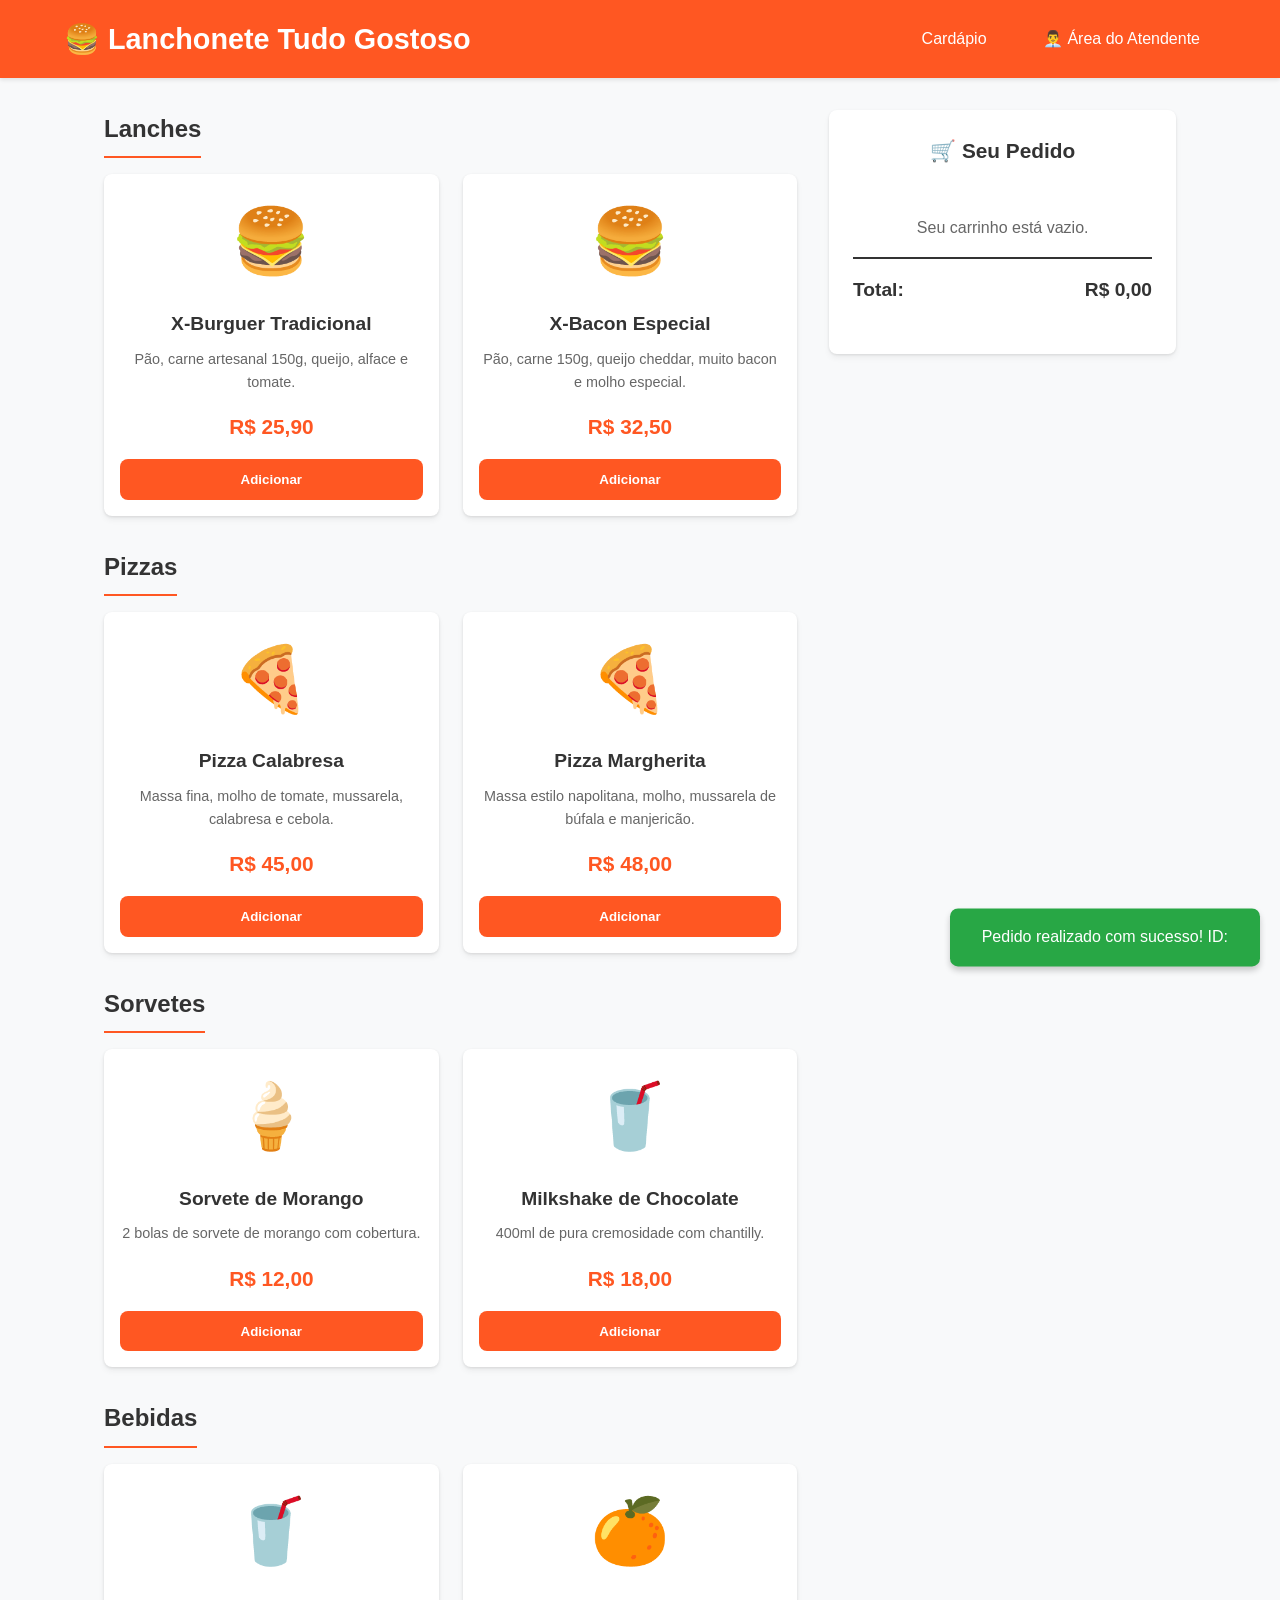
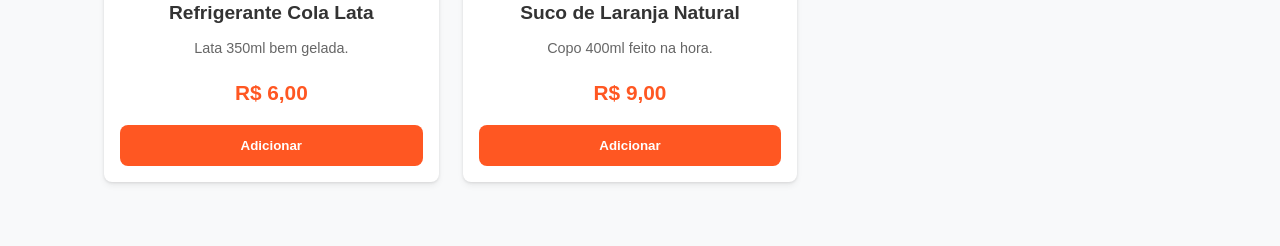
<file: index.html>
<!DOCTYPE html>
<html lang="pt-BR">
<head>
    <meta charset="UTF-8">
    <meta name="viewport" content="width=device-width, initial-scale=1.0">
    <title>Lanchonete Delivery</title>
    <link rel="stylesheet" href="style.css">
</head>
<body>
    <header>
        <h1>🍔 Lanchonete Tudo Gostoso</h1>
        <nav class="nav-links">
            <a href="index.html">Cardápio</a>
            <a href="admin.html">👨‍💼 Área do Atendente</a>
        </nav>
    </header>

    <main>
        <div class="client-layout">
            <!-- Área do Cardápio -->
            <section id="menu-section">
                <!-- As categorias e produtos serão gerados dinamicamente via JS -->
            </section>

            <!-- Área do Carrinho e Checkout -->
            <aside class="cart-section">
                <h2 class="cart-title">🛒 Seu Pedido</h2>
                
                <div id="cart-items" class="cart-items">
                    <p class="text-center" style="color: var(--text-light); margin-top: 2rem;">Seu carrinho está vazio.</p>
                </div>

                <div class="cart-total">
                    <span>Total:</span>
                    <span id="cart-total-price">R$ 0,00</span>
                </div>

                <div id="checkout-form-container" class="hidden">
                    <h3 style="margin-bottom: 15px; border-top: 1px solid #ccc; padding-top: 15px;">Dados de Entrega</h3>
                    <form id="checkout-form" class="checkout-form">
                        <div class="form-group">
                            <label for="cliente-nome">Nome Completo</label>
                            <input type="text" id="cliente-nome" required placeholder="Ex: João da Silva">
                        </div>
                        <div class="form-group">
                            <label for="cliente-telefone">Telefone</label>
                            <input type="tel" id="cliente-telefone" required placeholder="(00) 00000-0000">
                        </div>
                        <div class="form-group">
                            <label for="cliente-endereco">Endereço Completo</label>
                            <input type="text" id="cliente-endereco" required placeholder="Rua, Número, Bairro">
                        </div>
                        <button type="submit" class="btn" id="btn-finalizar">Finalizar Pedido</button>
                    </form>
                </div>
            </aside>
        </div>
    </main>

    <!-- Modal de Sucesso / Mensagem -->
    <div id="toast">Pedido realizado com sucesso! ID: <strong id="toast-id"></strong></div>

    <script src="app.js"></script>
</body>
</html>
</file>
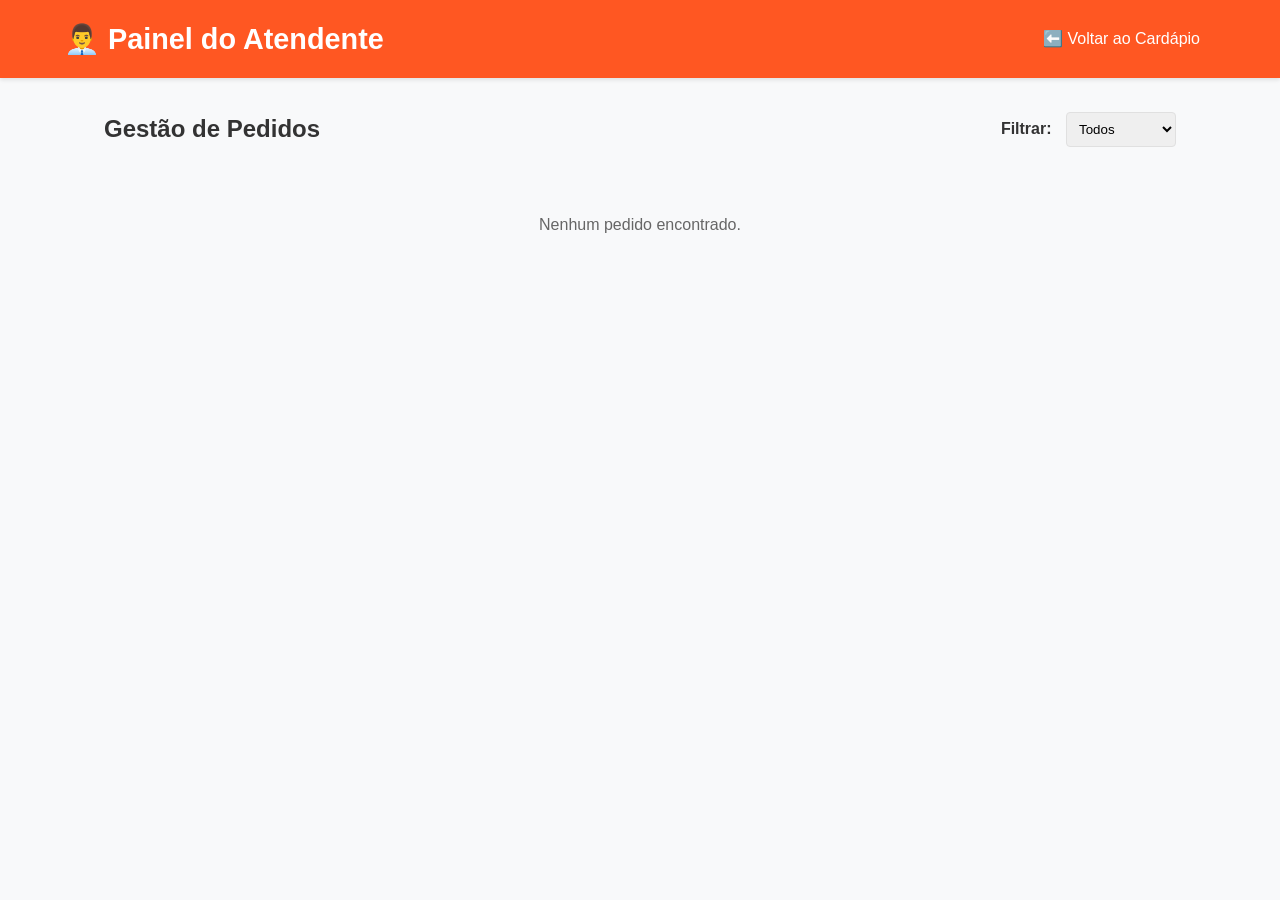
<file: admin.html>
<!DOCTYPE html>
<html lang="pt-BR">
<head>
    <meta charset="UTF-8">
    <meta name="viewport" content="width=device-width, initial-scale=1.0">
    <title>Painel do Atendente - Lanchonete</title>
    <link rel="stylesheet" href="style.css">
</head>
<body>
    <header>
        <h1>👨‍💼 Painel do Atendente</h1>
        <nav class="nav-links">
            <a href="index.html">⬅️ Voltar ao Cardápio</a>
        </nav>
    </header>

    <main>
        <div style="display: flex; justify-content: space-between; align-items: center; margin-bottom: 2rem;">
            <h2>Gestão de Pedidos</h2>
            <div>
                <label for="status-filter" style="font-weight: bold; margin-right: 10px;">Filtrar:</label>
                <select id="status-filter" style="padding: 0.5rem; border-radius: 4px; border: 1px solid var(--border-color);">
                    <option value="todos">Todos</option>
                    <option value="pendente">Pendentes</option>
                    <option value="preparo">Em Preparo</option>
                    <option value="entregue">Entregues</option>
                    <option value="cancelado">Cancelados</option>
                </select>
            </div>
        </div>

        <section id="orders-container" class="admin-section">
            <p class="text-center">Carregando pedidos...</p>
            <!-- Os pedidos serão renderizados aqui pelo JS -->
        </section>
    </main>

    <script src="admin.js"></script>
</body>
</html>
</file>
<file: style.css>
:root {
  --primary-color: #ff5722; /* Laranja vibrante */
  --primary-hover: #e64a19;
  --bg-color: #f8f9fa; /* Fundo claro e limpo */
  --card-bg: #ffffff;
  --text-dark: #333333;
  --text-light: #666666;
  --border-color: #e0e0e0;
  
  /* Status Colors */
  --status-pending: #ffc107;
  --status-preparing: #17a2b8;
  --status-delivered: #28a745;
  --status-canceled: #dc3545;

  --border-radius: 8px;
  --box-shadow: 0 4px 6px rgba(0,0,0,0.05), 0 1px 3px rgba(0,0,0,0.1);
  --transition: all 0.3s ease;
}

* {
  margin: 0;
  padding: 0;
  box-sizing: border-box;
}

body {
  font-family: 'Segoe UI', Tahoma, Geneva, Verdana, sans-serif;
  background-color: var(--bg-color);
  color: var(--text-dark);
  line-height: 1.6;
}

/* Header */
header {
  background-color: var(--primary-color);
  color: white;
  padding: 1rem 5%;
  display: flex;
  justify-content: space-between;
  align-items: center;
  box-shadow: 0 2px 4px rgba(0,0,0,0.1);
}

header h1 {
  font-size: 1.8rem;
  font-weight: bold;
}

.nav-links a {
  color: white;
  text-decoration: none;
  font-weight: 500;
  margin-left: 20px;
  padding: 0.5rem 1rem;
  border-radius: var(--border-radius);
  transition: var(--transition);
}

.nav-links a:hover {
  background-color: rgba(255,255,255,0.2);
}

/* Main Container */
main {
  padding: 2rem 5%;
  max-width: 1200px;
  margin: 0 auto;
}

/* Layout Cliente: Grid (Menu | Carrinho) */
.client-layout {
  display: grid;
  grid-template-columns: 2fr 1fr;
  gap: 2rem;
}

/* Categorias e Produtos */
.category-section {
  margin-bottom: 2rem;
}

.category-title {
  font-size: 1.5rem;
  margin-bottom: 1rem;
  border-bottom: 2px solid var(--primary-color);
  padding-bottom: 0.5rem;
  display: inline-block;
}

.products-grid {
  display: grid;
  grid-template-columns: repeat(auto-fill, minmax(220px, 1fr));
  gap: 1.5rem;
}

.product-card {
  background: var(--card-bg);
  border-radius: var(--border-radius);
  padding: 1rem;
  box-shadow: var(--box-shadow);
  text-align: center;
  transition: var(--transition);
  display: flex;
  flex-direction: column;
}

.product-card:hover {
  transform: translateY(-5px);
  box-shadow: 0 8px 15px rgba(0,0,0,0.1);
}

.product-icon {
  font-size: 4rem;
  margin-bottom: 1rem;
}

.product-name {
  font-size: 1.2rem;
  font-weight: 600;
  margin-bottom: 0.5rem;
}

.product-desc {
  font-size: 0.9rem;
  color: var(--text-light);
  margin-bottom: 1rem;
  flex-grow: 1; /* Preenche espaço para manter alinhamento */
}

.product-price {
  font-size: 1.3rem;
  font-weight: bold;
  color: var(--primary-color);
  margin-bottom: 1rem;
}

.btn {
  background-color: var(--primary-color);
  color: white;
  border: none;
  padding: 0.8rem 1.2rem;
  border-radius: var(--border-radius);
  cursor: pointer;
  font-weight: bold;
  transition: var(--transition);
  width: 100%;
}

.btn:hover {
  background-color: var(--primary-hover);
}

.btn:disabled {
  background-color: #cccccc;
  cursor: not-allowed;
}

/* Carrinho */
.cart-section {
  background: var(--card-bg);
  border-radius: var(--border-radius);
  padding: 1.5rem;
  box-shadow: var(--box-shadow);
  height: fit-content;
  position: sticky;
  top: 20px;
}

.cart-title {
  font-size: 1.3rem;
  margin-bottom: 1rem;
  text-align: center;
}

.cart-items {
  max-height: 300px;
  overflow-y: auto;
  margin-bottom: 1rem;
}

.cart-item {
  display: flex;
  justify-content: space-between;
  align-items: center;
  padding: 0.8rem 0;
  border-bottom: 1px solid var(--border-color);
}

.cart-item-info {
  display: flex;
  flex-direction: column;
}

.remove-btn {
  background: none;
  border: none;
  color: var(--status-canceled);
  cursor: pointer;
  font-weight: bold;
}

.cart-total {
  font-size: 1.2rem;
  font-weight: bold;
  display: flex;
  justify-content: space-between;
  margin-bottom: 1.5rem;
  padding-top: 1rem;
  border-top: 2px solid var(--text-dark);
}

/* Formulário de Checkout */
.checkout-form {
  display: flex;
  flex-direction: column;
  gap: 1rem;
}

.form-group {
  display: flex;
  flex-direction: column;
  text-align: left;
}

.form-group label {
  font-size: 0.9rem;
  margin-bottom: 0.3rem;
  color: var(--text-dark);
}

.form-group input {
  padding: 0.8rem;
  border: 1px solid var(--border-color);
  border-radius: var(--border-radius);
  outline: none;
  font-family: inherit;
}

.form-group input:focus {
  border-color: var(--primary-color);
}

/* Área do Atendente (Admin) */
.admin-section {
  display: flex;
  flex-direction: column;
  gap: 1.5rem;
}

.order-card {
  background: var(--card-bg);
  border-radius: var(--border-radius);
  padding: 1.5rem;
  box-shadow: var(--box-shadow);
  border-left: 6px solid var(--border-color);
  display: grid;
  grid-template-columns: 2fr 1fr 1fr;
  gap: 1rem;
  align-items: center;
}

/* Status variants */
.order-card.status-pendente {
  border-left-color: var(--status-pending);
}
.order-card.status-preparo {
  border-left-color: var(--status-preparing);
}
.order-card.status-entregue {
  border-left-color: var(--status-delivered);
  opacity: 0.7;
}
.order-card.status-cancelado {
  border-left-color: var(--status-canceled);
  opacity: 0.5;
}

.order-header {
  margin-bottom: 1rem;
}

.order-id {
  font-weight: bold;
  color: var(--text-light);
  font-size: 0.9rem;
}

.order-customer {
  font-size: 1.2rem;
  font-weight: bold;
}

.order-address {
  font-size: 0.9rem;
  color: var(--text-light);
}

.order-items ul {
  list-style-type: none;
  font-size: 0.95rem;
}

.order-total-status {
  text-align: right;
  display: flex;
  flex-direction: column;
  align-items: flex-end;
  gap: 10px;
}

.badge {
  padding: 0.3rem 0.8rem;
  border-radius: 20px;
  font-size: 0.8rem;
  font-weight: bold;
  color: white;
  text-transform: uppercase;
}
.bg-pendente { background-color: var(--status-pending); color: #333; }
.bg-preparo { background-color: var(--status-preparing); }
.bg-entregue { background-color: var(--status-delivered); }
.bg-cancelado { background-color: var(--status-canceled); }

.order-actions {
  display: flex;
  gap: 0.5rem;
  flex-wrap: wrap;
  justify-content: flex-end;
  margin-top: 10px;
}

.btn-small {
  padding: 0.4rem 0.8rem;
  font-size: 0.8rem;
  border-radius: 4px;
  border: none;
  cursor: pointer;
  color: white;
  font-weight: bold;
}
.btn-preparo { background-color: var(--status-preparing); }
.btn-entregue { background-color: var(--status-delivered); }
.btn-cancelar { background-color: var(--status-canceled); }

/* Utilitarios */
.text-center { text-align: center; }
.hidden { display: none !important; }

/* Mensagem Toast */
#toast {
  position: fixed;
  bottom: 20px;
  right: 20px;
  background-color: var(--status-delivered);
  color: white;
  padding: 1rem 2rem;
  border-radius: var(--border-radius);
  box-shadow: 0 4px 6px rgba(0,0,0,0.2);
  transform: translateY(150%);
  transition: transform 0.3s ease;
  z-index: 1000;
}

#toast.show {
  transform: translateY(0);
}

/* Responsividade */
@media (max-width: 768px) {
  .client-layout {
    grid-template-columns: 1fr;
  }
  
  .order-card {
    grid-template-columns: 1fr;
    text-align: center;
  }
  
  .order-total-status, .order-actions {
    align-items: center;
    justify-content: center;
  }
}
</file>
